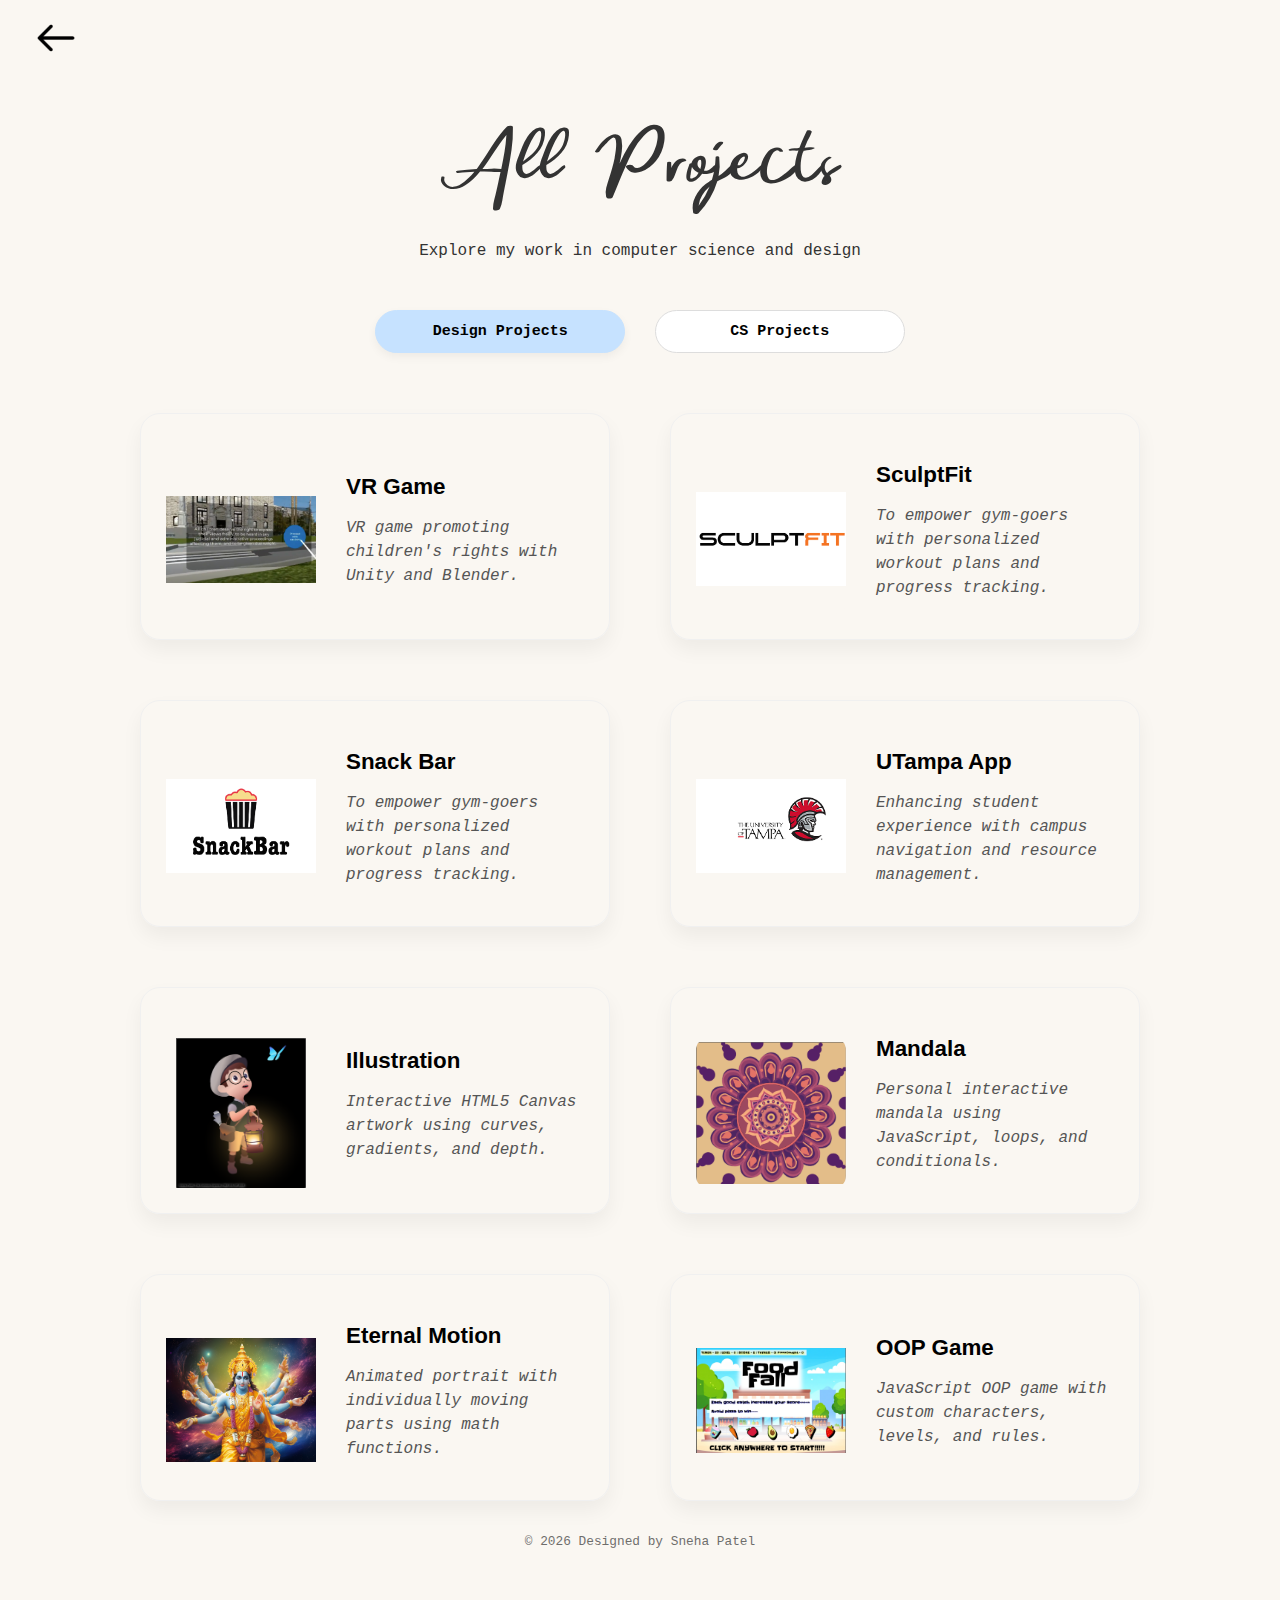
<file: cs_design_projects.html>
<!DOCTYPE html>
<html lang="en">
<head>
    <meta charset="UTF-8">
    <meta name="viewport" content="width=device-width, initial-scale=1.0">
    <link rel="stylesheet" href="cs_design_projects.css">
    <title>All Projects</title>
    <script type="text/javascript">
        (function(c,l,a,r,i,t,y){
            c[a]=c[a]||function(){(c[a].q=c[a].q||[]).push(arguments)};
            t=l.createElement(r);t.async=1;t.src="https://www.clarity.ms/tag/"+i;
            y=l.getElementsByTagName(r)[0];y.parentNode.insertBefore(t,y);
        })(window, document, "clarity", "script", "vc67hzelws");
    </script>
</head>
<body>
    <a href="index.html#projects" class="back-button"></a>
    <div class="portfolio-container">
        <header>
            <h1>All Projects</h1>
            <p class="subtitle">Explore my work in computer science and design</p>
            
            <div class="filter-buttons">
                <button class="btn active" id="btn-design">Design Projects</button>
                <button class="btn" id="btn-cs">CS Projects</button>
                
            </div>
        </header>
    
        <main class="project-grid">
        </main>
    </div>
    </div>
    <script src="cs_design_projects.js"></script>

    <footer>
        <p>© 2026 Designed by Sneha Patel</p>
    </footer>
    
</body>
</html>
</file>
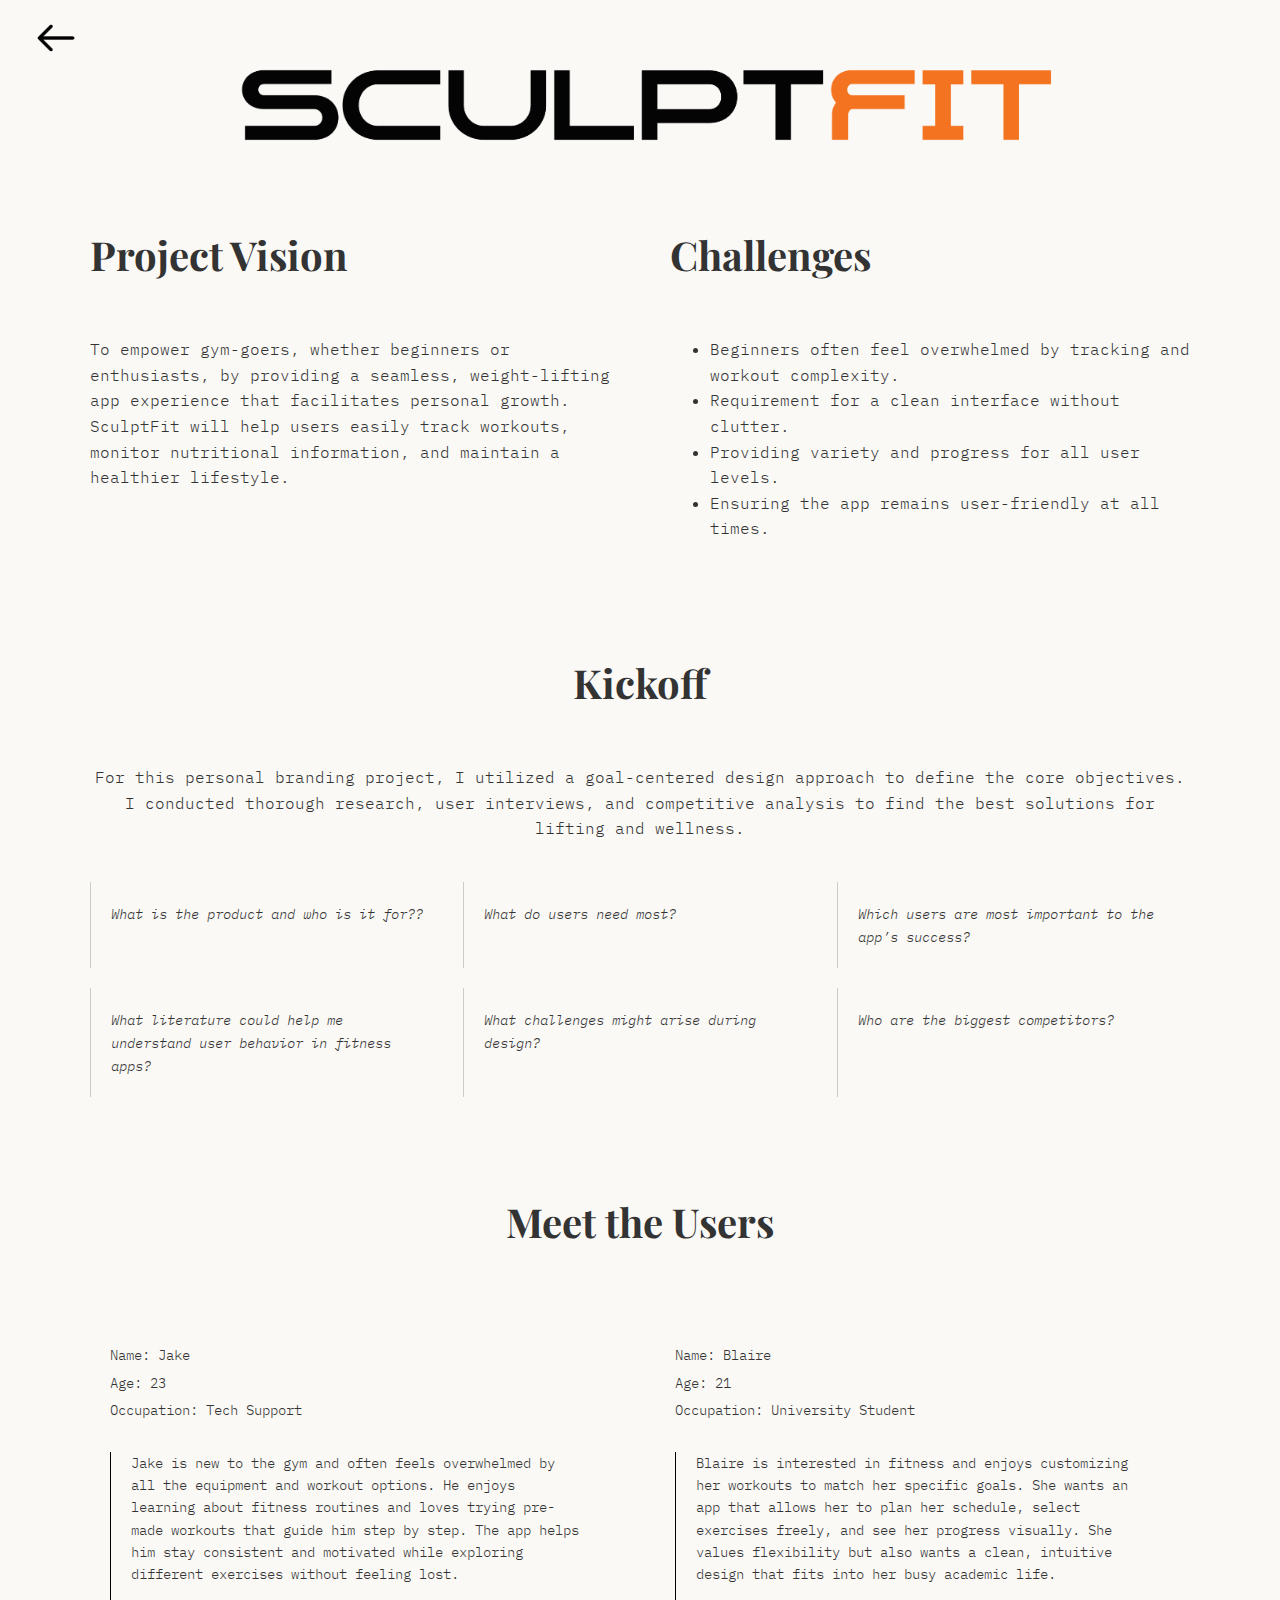
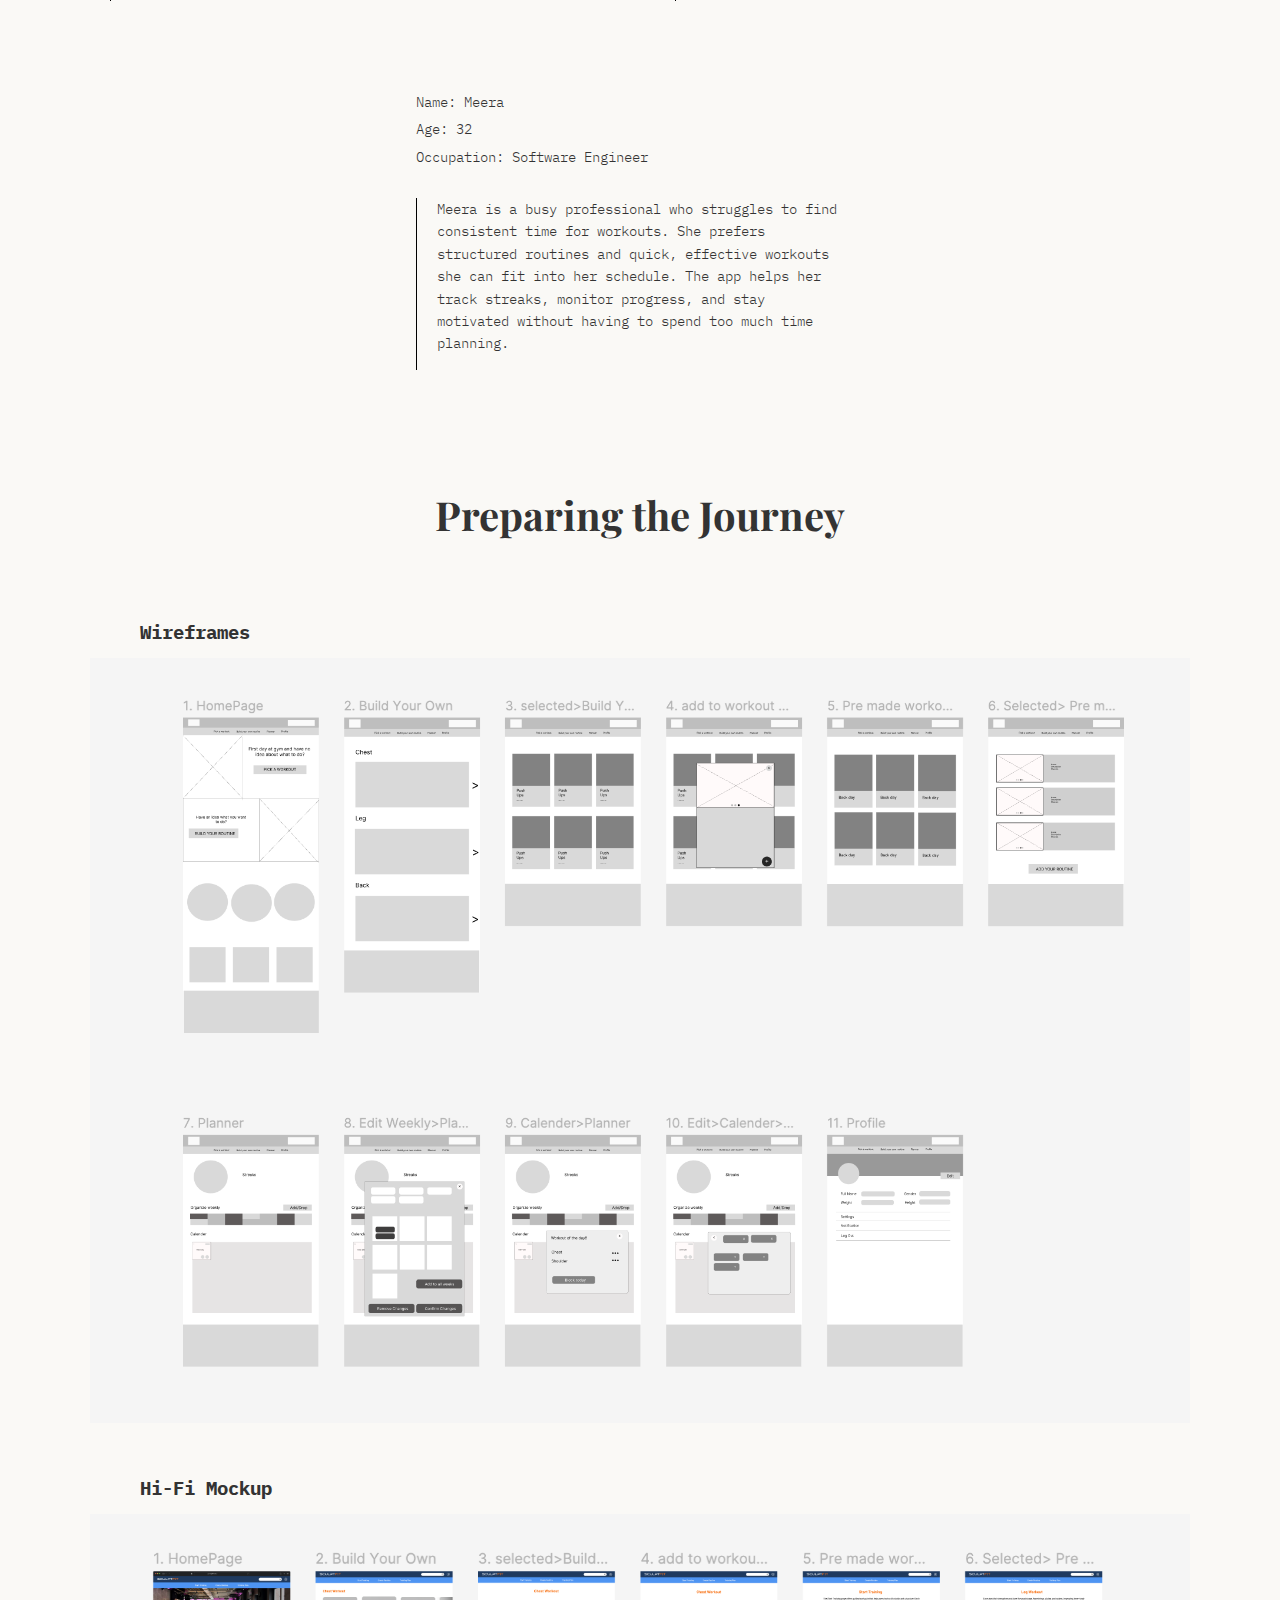
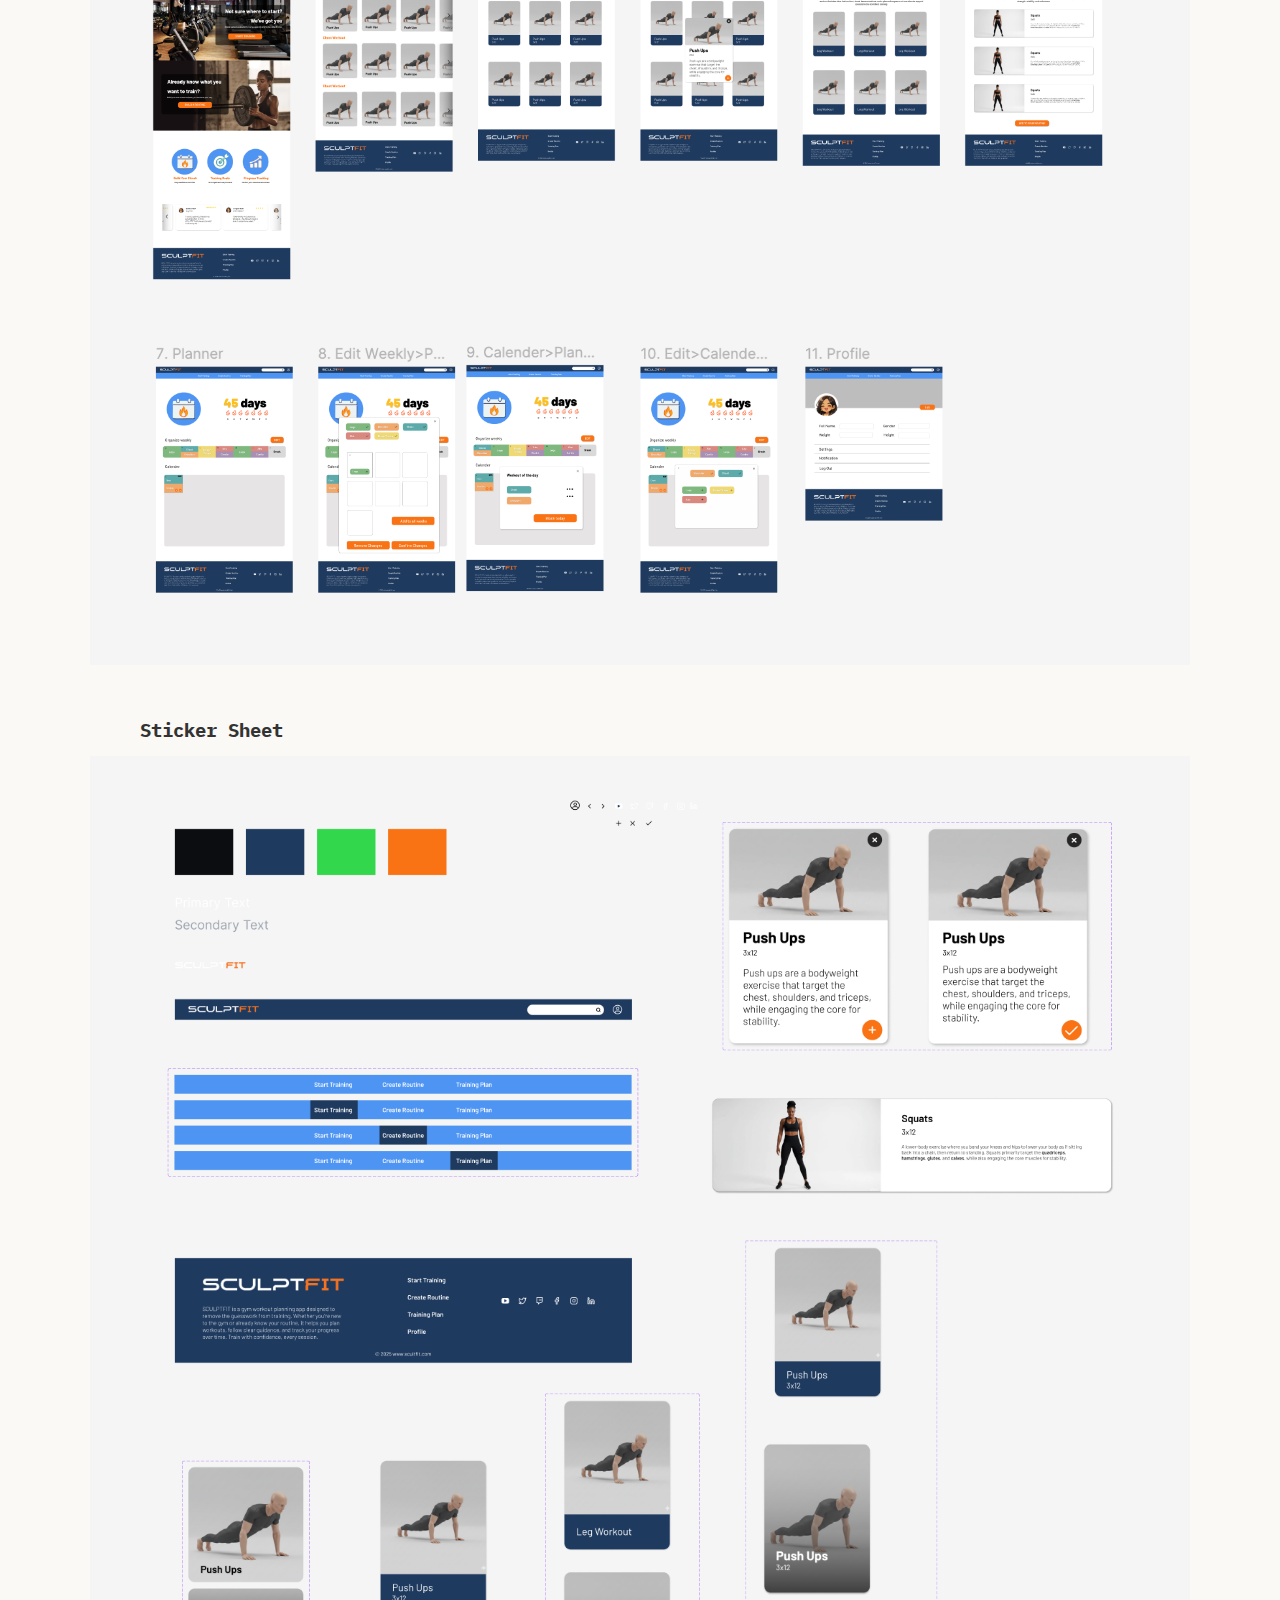
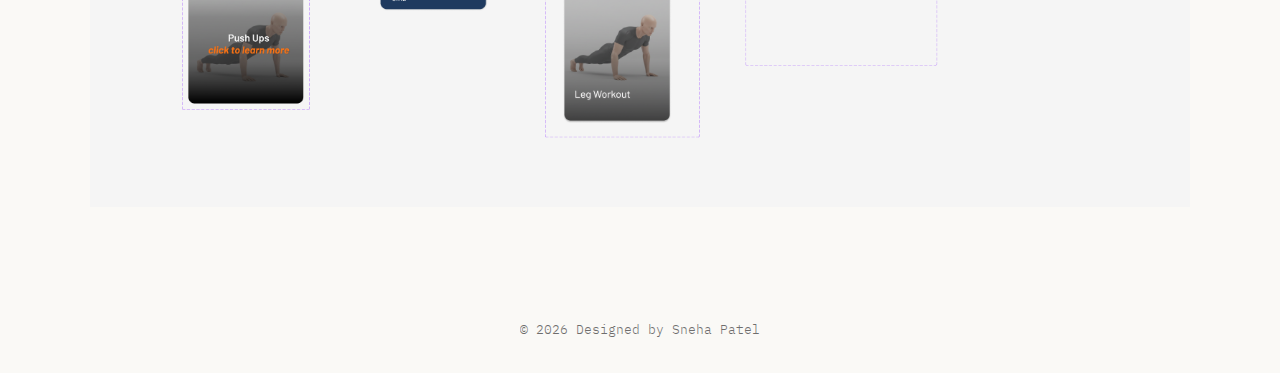
<file: sculptfit.html>
<!DOCTYPE html>
<html lang="en">
<head>
    <meta charset="UTF-8">
    <meta name="viewport" content="width=device-width, initial-scale=1.0">
    <title>SculptFit Case Study</title>
    <link rel="stylesheet" href="projects_style.css">
    <link href="https://fonts.googleapis.com/css2?family=Playfair+Display:ital,wght@0,400..900;1,400..900&display=swap" rel="stylesheet">
    <link href="https://fonts.googleapis.com/css2?family=IBM+Plex+Mono:ital,wght@0,100;0,200;0,300;0,400;0,500;0,600;0,700;1,100;1,200;1,300;1,400;1,500;1,600;1,700&display=swap" rel="stylesheet">
</head>
<body>
    <a href="index.html#projects" class="back-button"></a>

    <header class="container main-header_1">
    </header>

    <main class="container">
        <section class="grid-2-col section-padding">
            <div>
                <h2 class="serif-title">Project Vision</h2>
                <p>To empower gym-goers, whether beginners or enthusiasts, by providing a seamless, weight-lifting app experience that facilitates personal growth. SculptFit will help users easily track workouts, monitor nutritional information, and maintain a healthier lifestyle.</p>
            </div>
            <div>
                <h2 class="serif-title">Challenges</h2>
                <ul class="styled-list">
                    <li>Beginners often feel overwhelmed by tracking and workout complexity.</li>
                    <li>Requirement for a clean interface without clutter.</li>
                    <li>Providing variety and progress for all user levels.</li>
                    <li>Ensuring the app remains user-friendly at all times.</li>
                </ul>
            </div>
        </section>

        <section class="section-padding text-center">
            <h2 class="serif-title">Kickoff</h2>
            <div class="kickoff-intro">
                <p>For this personal branding project, I utilized a goal-centered design approach to define the core objectives. I conducted thorough research, user interviews, and competitive analysis to find the best solutions for lifting and wellness.</p>
            </div>
            <div class="grid-kickoff">
                <div class="kickoff-card">What is the product and who is it for??</div>
                <div class="kickoff-card">What do users need most?</div>
                <div class="kickoff-card">Which users are most important to the app’s success?</div>
                <div class="kickoff-card">What literature could help me understand user behavior in fitness apps?</div>
                <div class="kickoff-card">What challenges might arise during design?</div>
                <div class="kickoff-card">Who are the biggest competitors?</div>
            </div>
        </section>

        <section class="section-padding">
            <h2 class="serif-title text-center">Meet the Users</h2>
            <div class="grid-3-col user-profiles">
                <div class="user-card">
                    <div class="user-info-block">
                        <p>Name: Jake</p>
                        <p>Age: 23</p>
                        <p>Occupation: Tech Support</p>
                    </div>
                    <div class="user-description-block">
                        <p>Jake is new to the gym and often feels overwhelmed by all the equipment and workout options. He enjoys learning about fitness routines and loves trying pre-made workouts that guide him step by step. The app helps him stay consistent and motivated while exploring different exercises without feeling lost.</p>
                    </div>
                </div>
                <div class="user-card">
                    <div class="user-info-block">
                        <p>Name: Blaire</p>
                        <p>Age: 21</p>
                        <p>Occupation: University Student</p>
                    </div>
                    <div class="user-description-block">
                        <p>Blaire is interested in fitness and enjoys customizing her workouts to match her specific goals. She wants an app that allows her to plan her schedule, select exercises freely, and see her progress visually. She values flexibility but also wants a clean, intuitive design that fits into her busy academic life.</p>
                    </div>
                </div>
                <div class="user-card">
                    <div class="user-info-block">
                        <p>Name: Meera</p>
                        <p>Age: 32</p>
                        <p>Occupation: Software Engineer</p>
                    </div>
                    <div class="user-description-block">
                        <p>Meera is a busy professional who struggles to find consistent time for workouts. She prefers structured routines and quick, effective workouts she can fit into her schedule. The app helps her track streaks, monitor progress, and stay motivated without having to spend too much time planning.</p>
                    </div>
                </div>
        </section>
        
        <section class="section-padding">
            <h2 class="serif-title text-center">Preparing the Journey</h2>
            
            <div class="image-section">
                <h3 class="mono-subtitle">Wireframes</h3>
                <div class="image-container">
                    <div class="image-placeholder">
                        <img src="images_1/wireframe_1.png" alt="Wireframes Grid" class="content-img main-img">
                    </div>
                </div>
            </div>
        
            <div class="image-section">
                <h3 class="mono-subtitle">Hi-Fi Mockup</h3>
                <div class="image-container">
                    <div class="image-placeholder">
                        <img src="images_1/hi-fi_prototype_1.png" alt="Hi-Fi Mockups" class="content-img main-img">
                    </div>
                    
                </div>
            </div>

            <div class="image-section">
                <h3 class="mono-subtitle">Sticker Sheet</h3>
                <div class="image-container">
                    <div class="image-placeholder">
                        <img src="images_1/sticker_sheet_1.png" alt="Sticker Sheet" class="content-img main-img">
                    </div>
                    
                </div>
            </div>
        </section>
    </main>

    <footer>
        <p>© 2026 Designed by Sneha Patel</p>
    </footer>

</body>
</html>
</file>
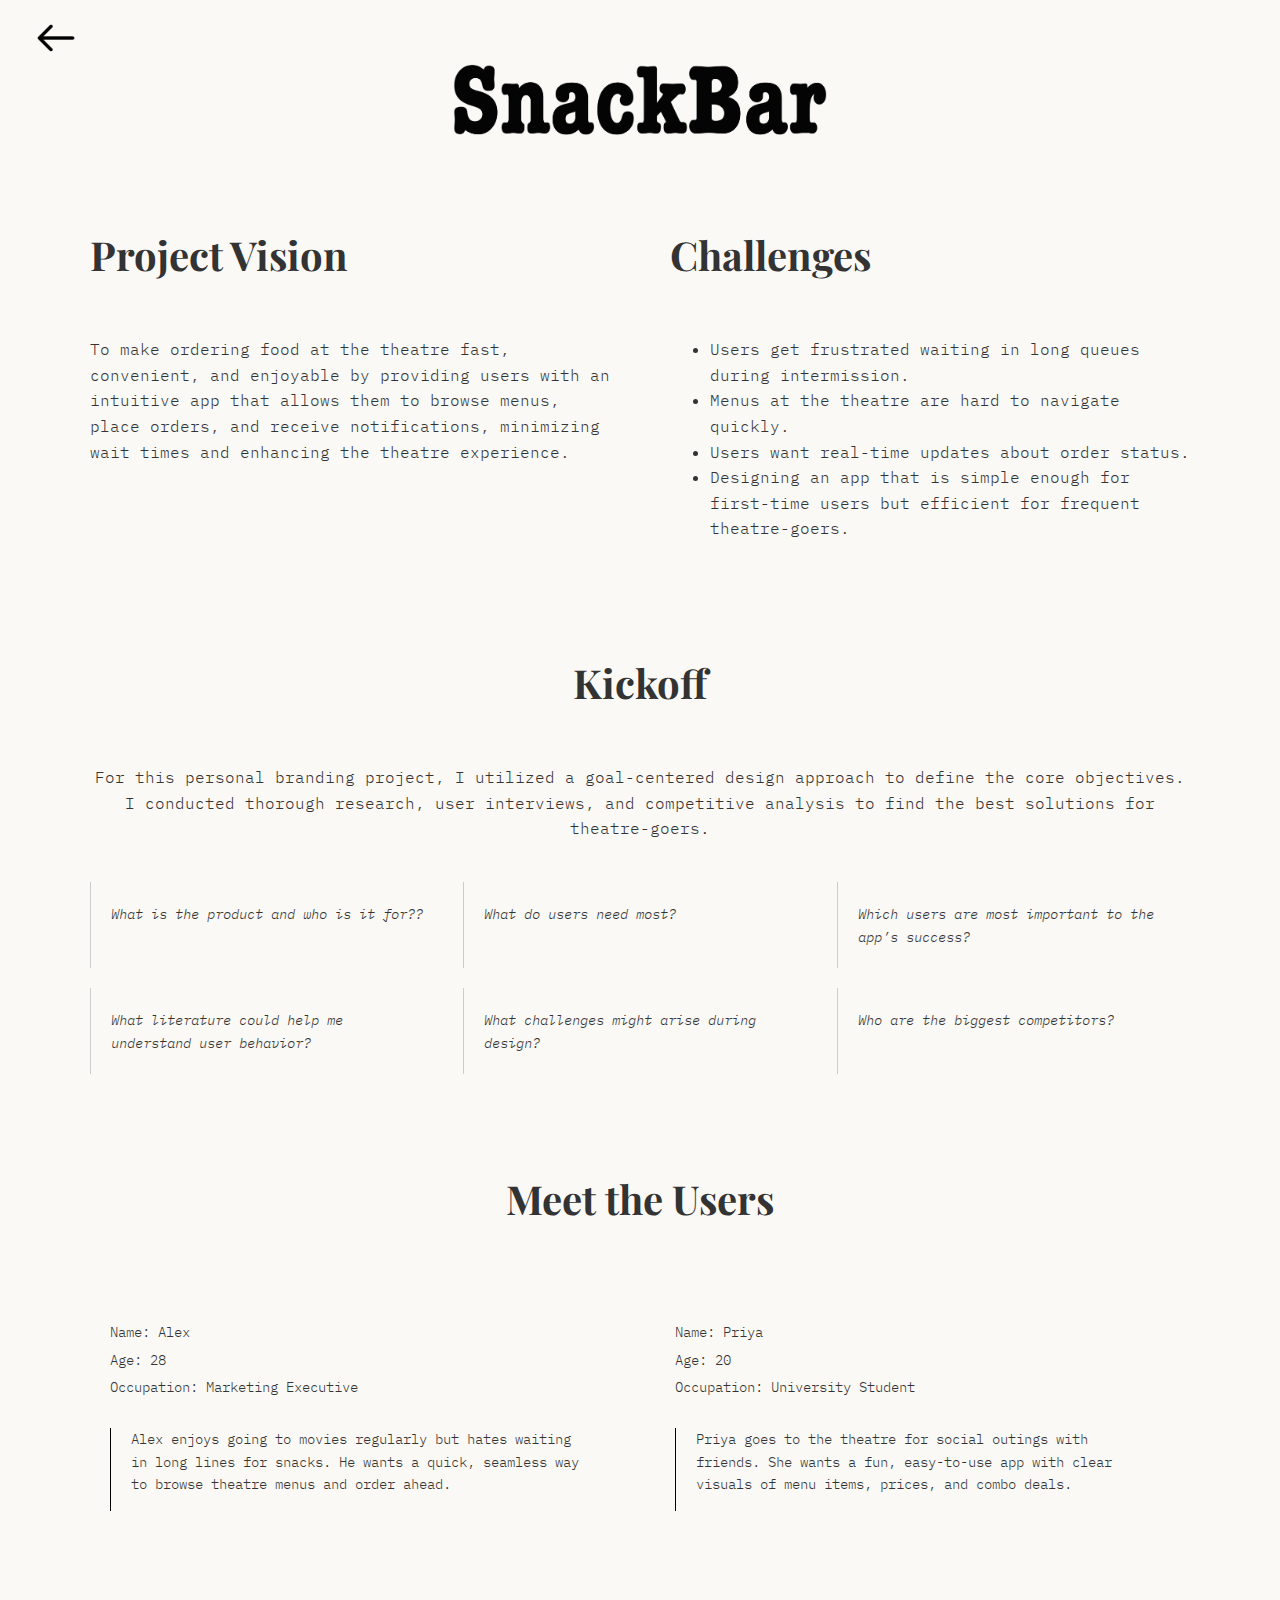
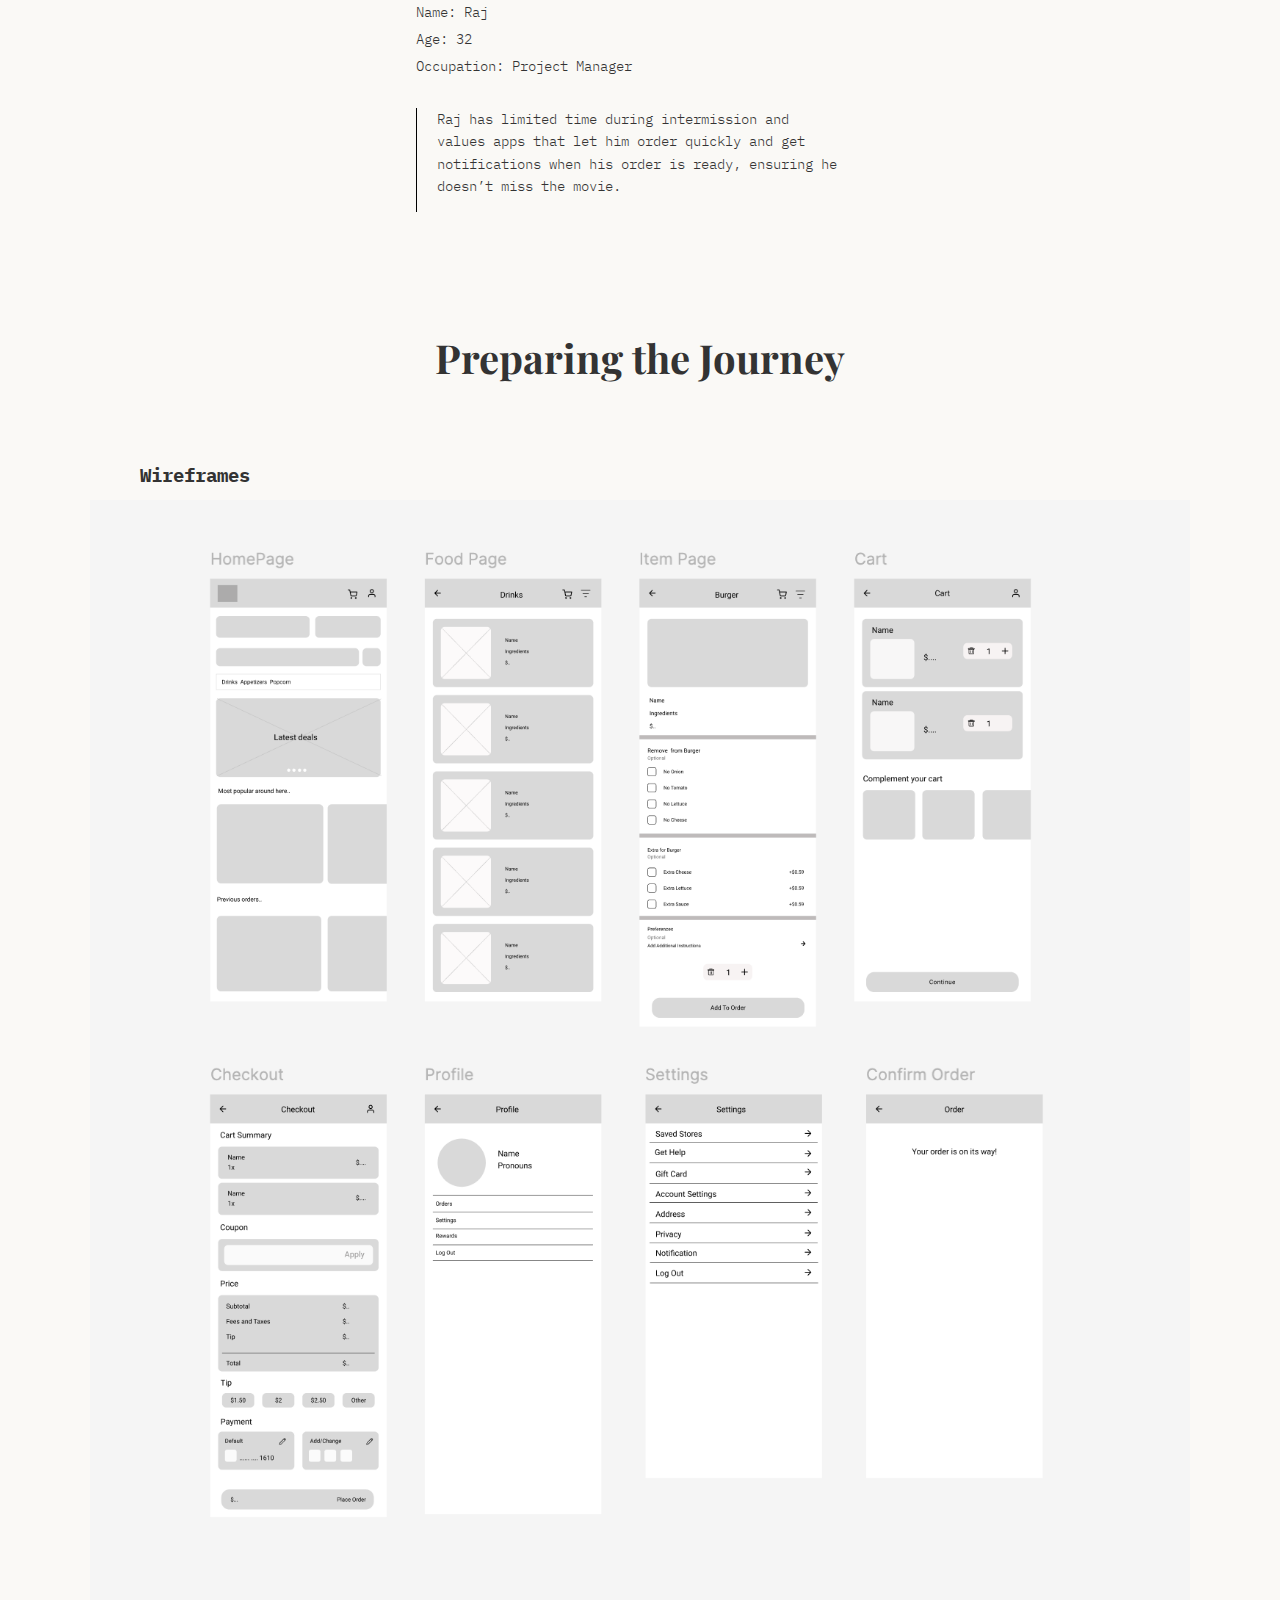
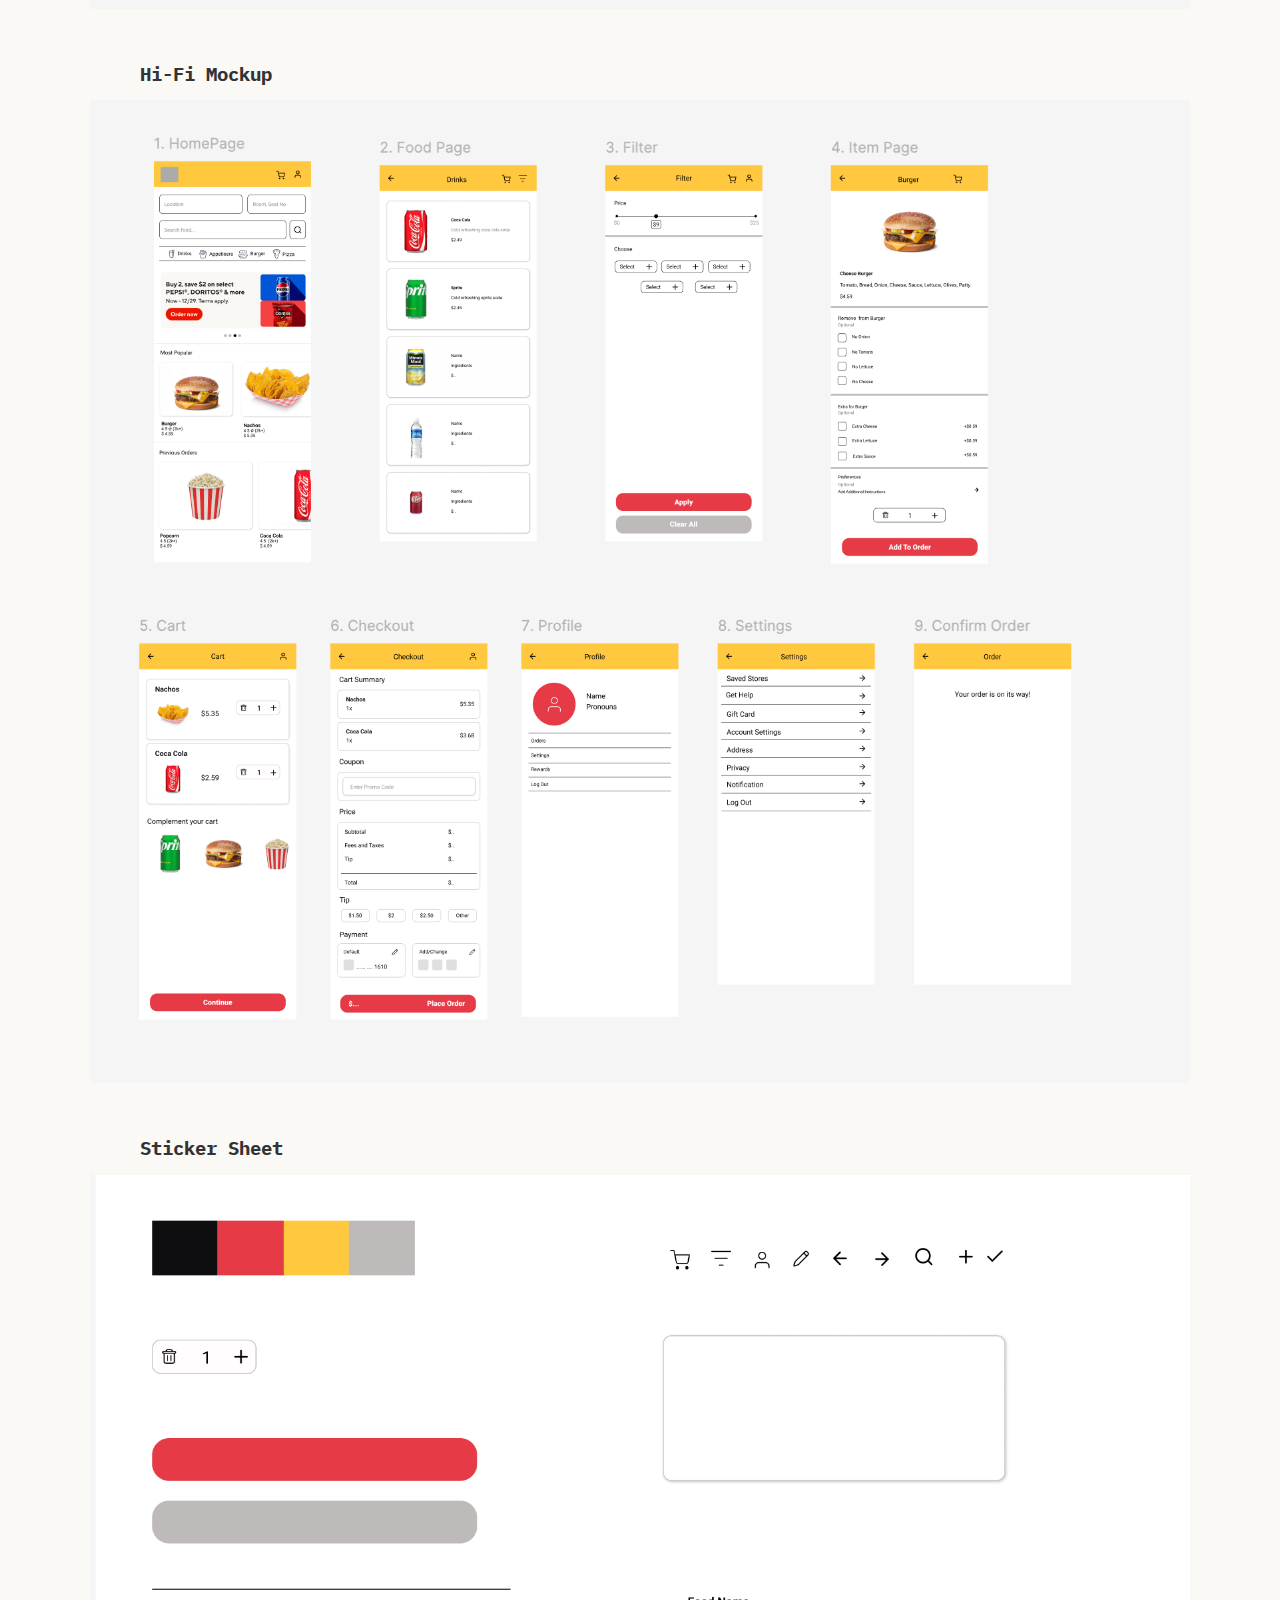
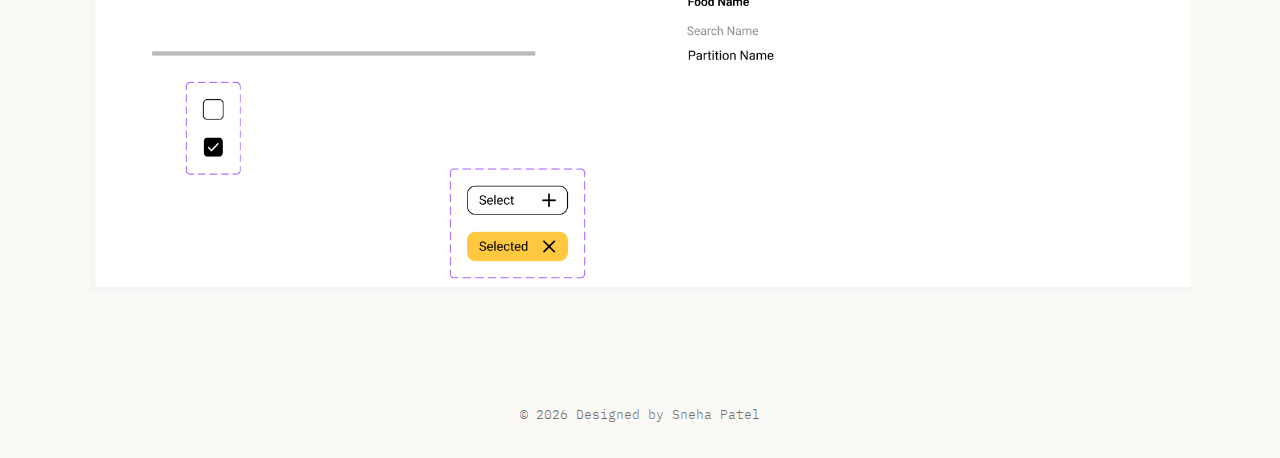
<file: snackbar.html>
<!DOCTYPE html>
<html lang="en">
<head>
    <meta charset="UTF-8">
    <meta name="viewport" content="width=device-width, initial-scale=1.0">
    <title>SnackBar Case Study</title>
    <link rel="stylesheet" href="projects_style.css">
    <link href="https://fonts.googleapis.com/css2?family=Playfair+Display:ital,wght@0,400..900;1,400..900&display=swap" rel="stylesheet">
    <link href="https://fonts.googleapis.com/css2?family=IBM+Plex+Mono:ital,wght@0,100;0,200;0,300;0,400;0,500;0,600;0,700;1,100;1,200;1,300;1,400;1,500;1,600;1,700&display=swap" rel="stylesheet">
    <script type="text/javascript">
        (function(c,l,a,r,i,t,y){
            c[a]=c[a]||function(){(c[a].q=c[a].q||[]).push(arguments)};
            t=l.createElement(r);t.async=1;t.src="https://www.clarity.ms/tag/"+i;
            y=l.getElementsByTagName(r)[0];y.parentNode.insertBefore(t,y);
        })(window, document, "clarity", "script", "vc67hzelws");
    </script>
</head>
<body>
    <a href="index.html#projects" class="back-button"></a>

    <header class="container main-header_2">
    </header>

    <main class="container">
        <section class="grid-2-col section-padding">
            <div>
                <h2 class="serif-title">Project Vision</h2>
                <p>To make ordering food at the theatre fast, convenient, and enjoyable by providing users with an intuitive app that allows them to browse menus, place orders, and receive notifications, minimizing wait times and enhancing the theatre experience. </p>
            </div>
            <div>
                <h2 class="serif-title">Challenges</h2>
                <ul class="styled-list">
                    <li>Users get frustrated waiting in long queues during intermission.</li>
                    <li>Menus at the theatre are hard to navigate quickly.</li>
                    <li>Users want real-time updates about order status.</li>
                    <li>Designing an app that is simple enough for first-time users but efficient for frequent theatre-goers.</li>
                </ul>
            </div>
        </section>

        <section class="section-padding text-center">
            <h2 class="serif-title">Kickoff</h2>
            <div class="kickoff-intro">
                <p>For this personal branding project, I utilized a goal-centered design approach to define the core objectives. I conducted thorough research, user interviews, and competitive analysis to find the best solutions for theatre-goers.</p>
            </div>
            <div class="grid-kickoff">
                <div class="kickoff-card">What is the product and who is it for??</div>
                <div class="kickoff-card">What do users need most?</div>
                <div class="kickoff-card">Which users are most important to the app’s success?</div>
                <div class="kickoff-card">What literature could help me understand user behavior?</div>
                <div class="kickoff-card">What challenges might arise during design?</div>
                <div class="kickoff-card">Who are the biggest competitors?</div>
            </div>
        </section>

        <section class="section-padding">
            <h2 class="serif-title text-center">Meet the Users</h2>
            <div class="grid-3-col user-profiles">
                <div class="user-card">
                    <div class="user-info-block">
                        <p>Name: Alex</p>
                        <p>Age: 28</p>
                        <p>Occupation: Marketing Executive</p>
                    </div>
                    <div class="user-description-block">
                        <p>Alex enjoys going to movies regularly but hates waiting in long lines for snacks. He wants a quick, seamless way to browse theatre menus and order ahead.</p>
                    </div>
                </div>
                <div class="user-card">
                    <div class="user-info-block">
                        <p>Name: Priya</p>
                        <p>Age: 20</p>
                        <p>Occupation: University Student</p>
                    </div>
                    <div class="user-description-block">
                        <p>Priya goes to the theatre for social outings with friends. She wants a fun, easy-to-use app with clear visuals of menu items, prices, and combo deals.</p>
                    </div>
                </div>
                <div class="user-card">
                    <div class="user-info-block">
                        <p>Name: Raj</p>
                        <p>Age: 32</p>
                        <p>Occupation: Project Manager</p>
                    </div>
                    <div class="user-description-block">
                        <p>Raj has limited time during intermission and values apps that let him order quickly and get notifications when his order is ready, ensuring he doesn’t miss the movie.</p>
                    </div>
                </div>
        </section>
        
        <section class="section-padding">
            <h2 class="serif-title text-center">Preparing the Journey</h2>
            
            <div class="image-section">
                <h3 class="mono-subtitle">Wireframes</h3>
                <div class="image-container">
                    <div class="image-placeholder">
                        <img src="images_1/snackbar_wireframe.png" alt="Wireframes Grid" class="content-img main-img">
                    </div>
                </div>
            </div>
        
            <div class="image-section">
                <h3 class="mono-subtitle">Hi-Fi Mockup</h3>
                <div class="image-container">
                    <div class="image-placeholder">
                        <img src="images_1/snackbar_prototype.png" alt="Hi-Fi Mockups" class="content-img main-img">
                    </div>
                    
                </div>
            </div>

            <div class="image-section">
                <h3 class="mono-subtitle">Sticker Sheet</h3>
                <div class="image-container">
                    <div class="image-placeholder">
                        <img src="images_1/snackbar_stickersheet.png" alt="Sticker Sheet" class="content-img main-img">
                    </div>
                    
                </div>
            </div>
        </section>
    </main>

    <footer>
        <p>© 2026 Designed by Sneha Patel</p>
    </footer>

</body>
</html>
</file>
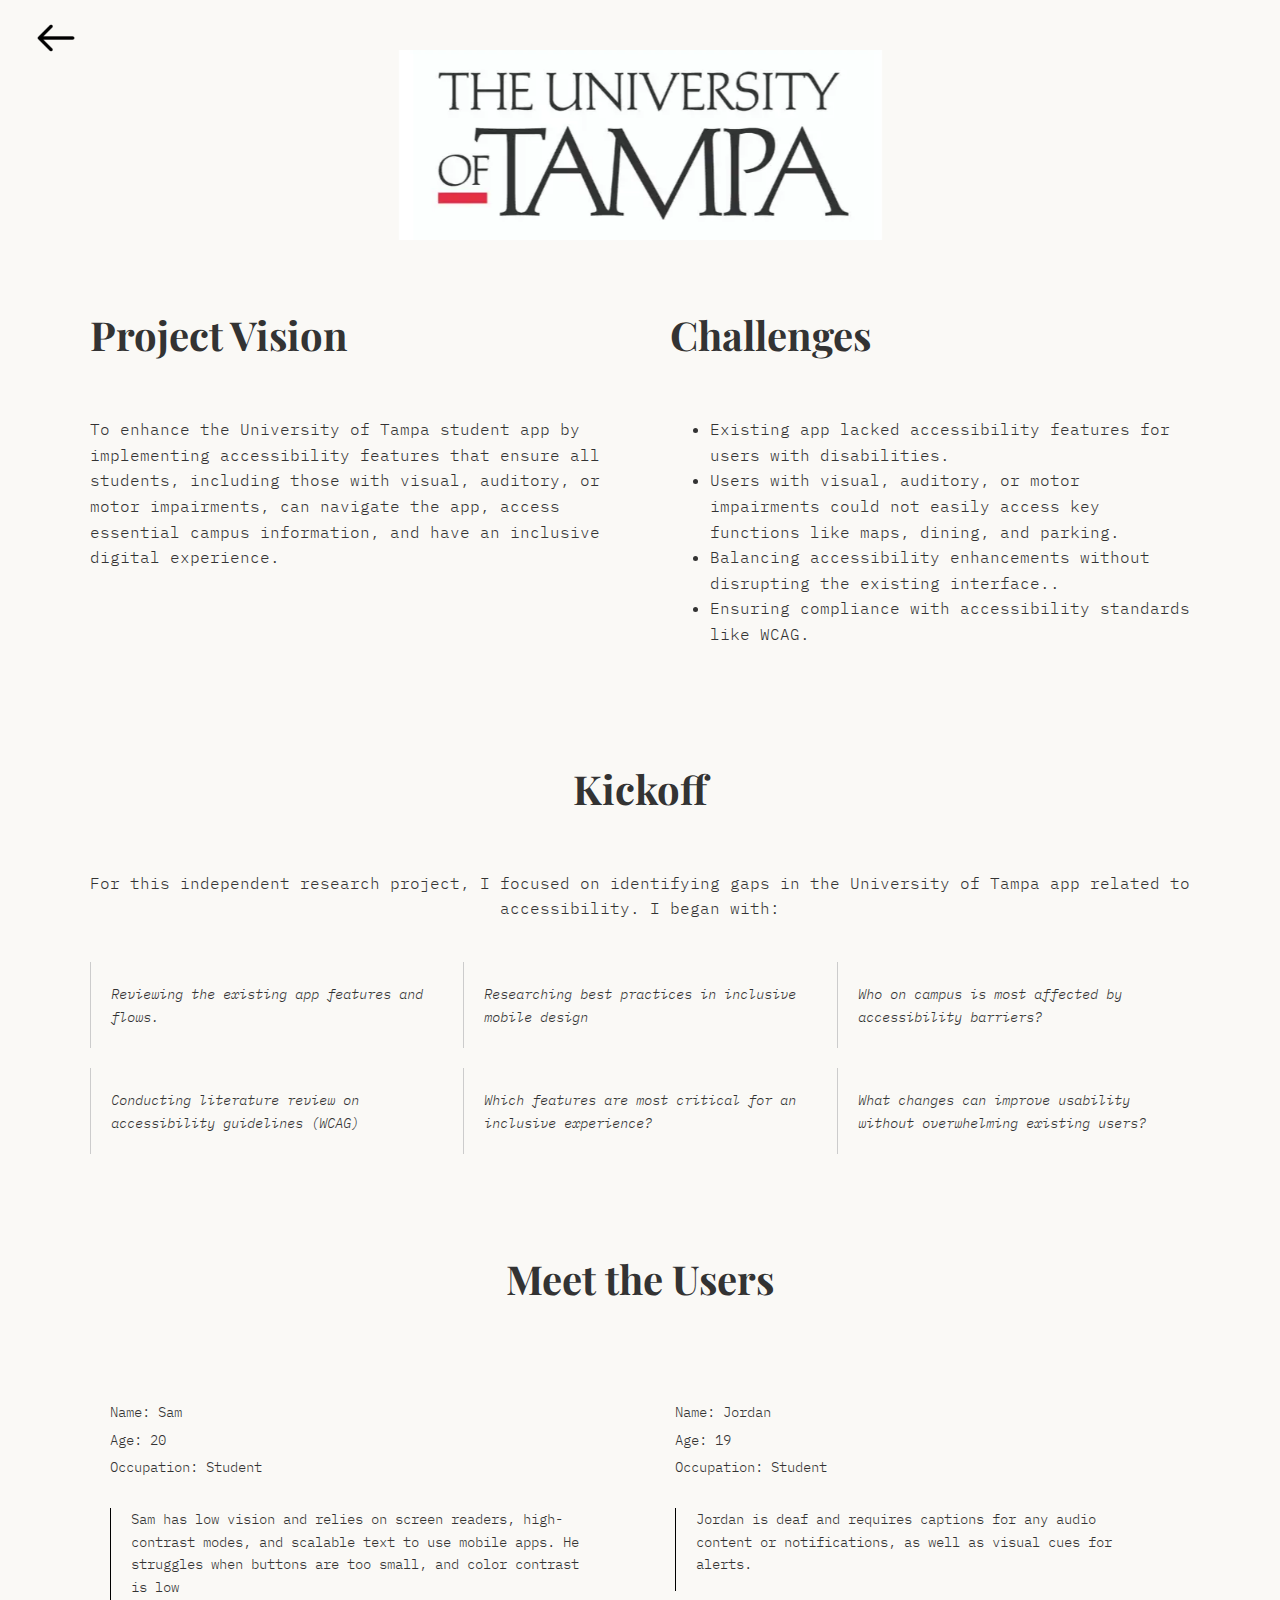
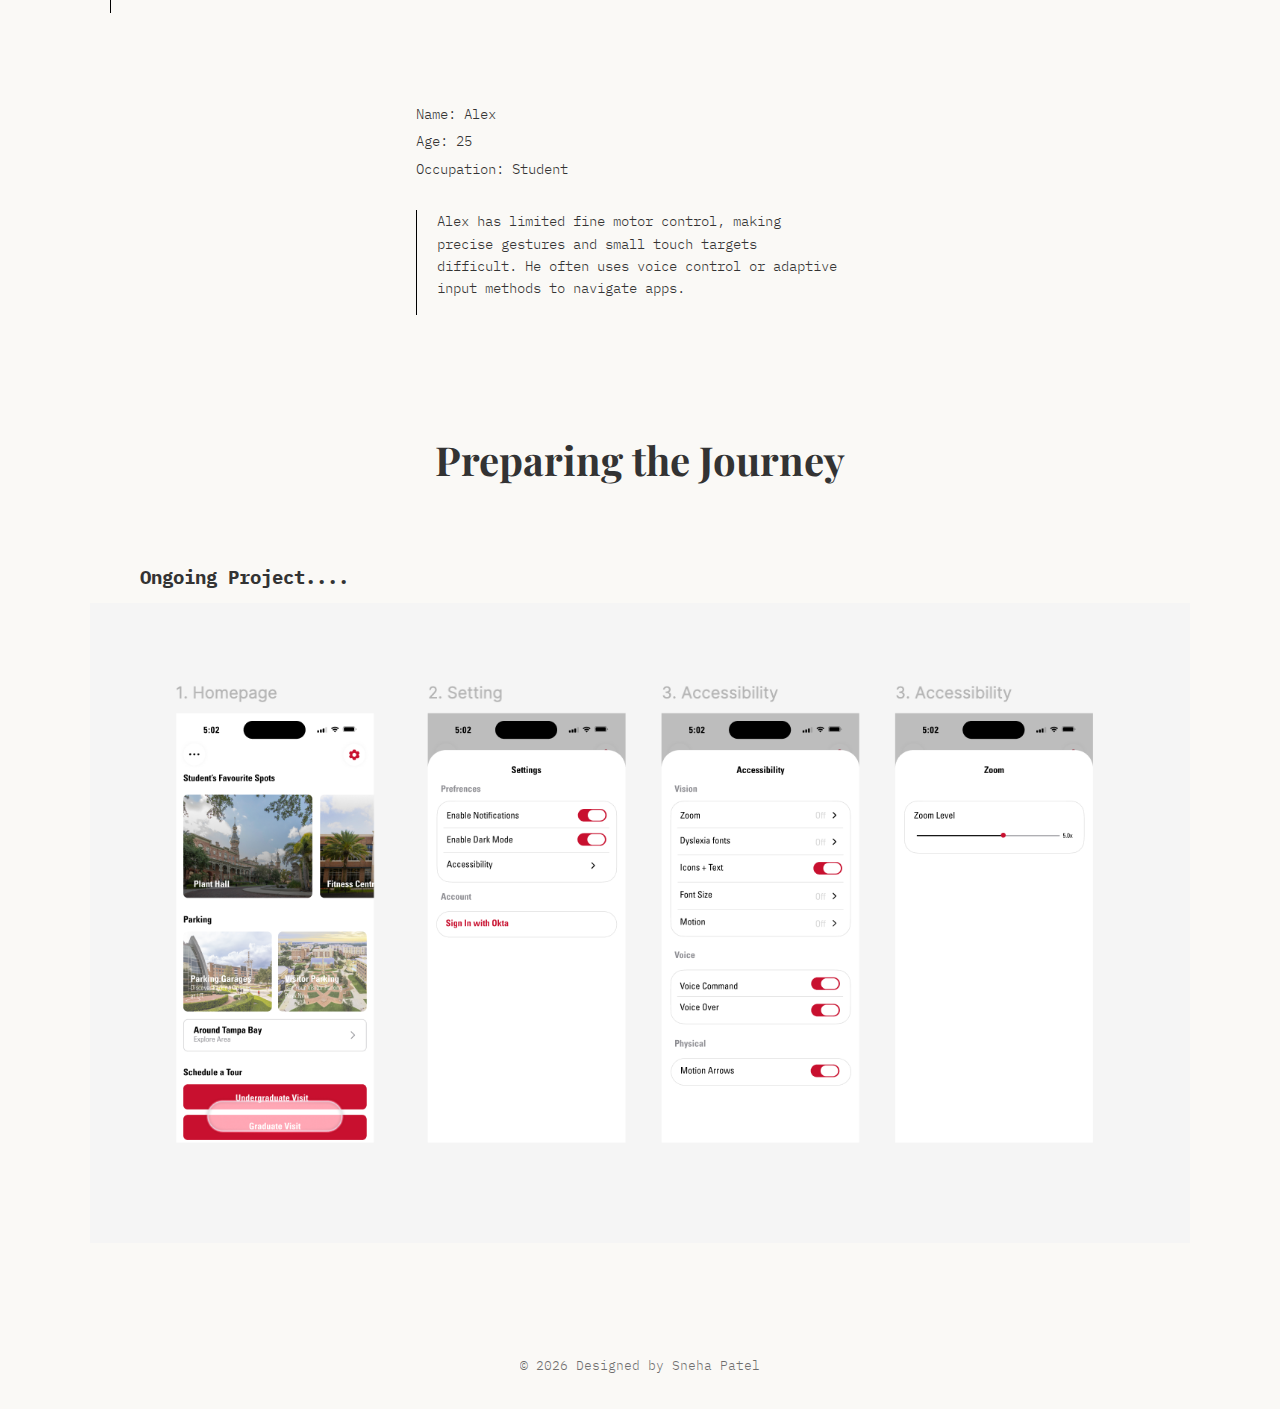
<file: Utampa_app.html>
<!DOCTYPE html>
<html lang="en">
<head>
    <meta charset="UTF-8">
    <meta name="viewport" content="width=device-width, initial-scale=1.0">
    <title>SculptFit Case Study</title>
    <link rel="stylesheet" href="projects_style.css">
    <link href="https://fonts.googleapis.com/css2?family=Playfair+Display:ital,wght@0,400..900;1,400..900&display=swap" rel="stylesheet">
    <link href="https://fonts.googleapis.com/css2?family=IBM+Plex+Mono:ital,wght@0,100;0,200;0,300;0,400;0,500;0,600;0,700;1,100;1,200;1,300;1,400;1,500;1,600;1,700&display=swap" rel="stylesheet">
</head>
<body>
    <a href="index.html#projects" class="back-button"></a>

    <header class="container main-header_3">
    </header>

    <main class="container">
        <section class="grid-2-col section-padding">
            <div>
                <h2 class="serif-title">Project Vision</h2>
                <p>To enhance the University of Tampa student app by implementing accessibility features that ensure all students, including those with visual, auditory, or motor impairments, can navigate the app, access essential campus information, and have an inclusive digital experience.</p>
            </div>
            <div>
                <h2 class="serif-title">Challenges</h2>
                <ul class="styled-list">
                    <li>Existing app lacked accessibility features for users with disabilities.</li>
                    <li>Users with visual, auditory, or motor impairments could not easily access key functions like maps, dining, and parking.</li>
                    <li>Balancing accessibility enhancements without disrupting the existing interface..</li>
                    <li>Ensuring compliance with accessibility standards like WCAG.</li>
                </ul>
            </div>
        </section>

        <section class="section-padding text-center">
            <h2 class="serif-title">Kickoff</h2>
            <div class="kickoff-intro">
                <p>For this independent research project, I focused on identifying gaps in the University of Tampa app related to accessibility. I began with:</p>
            </div>
            <div class="grid-kickoff">
                <div class="kickoff-card">Reviewing the existing app features and flows.</div>
                <div class="kickoff-card">Researching best practices in inclusive mobile design</div>
                <div class="kickoff-card">Who on campus is most affected by accessibility barriers?</div>
                <div class="kickoff-card">Conducting literature review on accessibility guidelines (WCAG)</div>
                <div class="kickoff-card">Which features are most critical for an inclusive experience?</div>
                <div class="kickoff-card">What changes can improve usability without overwhelming existing users?</div>
            </div>
        </section>

        <section class="section-padding">
            <h2 class="serif-title text-center">Meet the Users</h2>
            <div class="grid-3-col user-profiles">
                <div class="user-card">
                    <div class="user-info-block">
                        <p>Name: Sam</p>
                        <p>Age: 20</p>
                        <p>Occupation: Student</p>
                    </div>
                    <div class="user-description-block">
                        <p>Sam has low vision and relies on screen readers, high-contrast modes, and scalable text to use mobile apps. He struggles when buttons are too small, and color contrast is low</p>
                    </div>
                </div>
                <div class="user-card">
                    <div class="user-info-block">
                        <p>Name: Jordan</p>
                        <p>Age: 19</p>
                        <p>Occupation: Student</p>
                    </div>
                    <div class="user-description-block">
                        <p>Jordan is deaf and requires captions for any audio content or notifications, as well as visual cues for alerts.</p>
                    </div>
                </div>
                <div class="user-card">
                    <div class="user-info-block">
                        <p>Name: Alex</p>
                        <p>Age: 25</p>
                        <p>Occupation: Student</p>
                    </div>
                    <div class="user-description-block">
                        <p>Alex has limited fine motor control, making precise gestures and small touch targets difficult. He often uses voice control or adaptive input methods to navigate apps.</p>
                    </div>
                </div>
        </section>
        
        <section class="section-padding">
            <h2 class="serif-title text-center">Preparing the Journey</h2>
            
            <div class="image-section">
                <h3 class="mono-subtitle">Ongoing Project....</h3>
                <div class="image-container">
                    <div class="image-placeholder">
                        <img src="images_1/Utampa_app_prototype.png" alt="Prototype" class="content-img main-img">
                    </div>
                </div>
            </div>
        </section>
    </main>

    <footer>
        <p>© 2026 Designed by Sneha Patel</p>
    </footer>

</body>
</html>
</file>
<file: cs_design_projects.css>
body {
    background-color: #FAF7F2; /* Soft cream background */
    font-family: 'Inter', sans-serif;  /* Serif font for headings */
    color: #333;
    margin: 0;
    padding: 40px 20px;
}

@font-face {
    font-family: "Historia Sky";
    src:
      url("historia_sky/HistoriaSky.woff2") format("woff2"),
      url("historia_sky/HistoriaSky.woff") format("woff"),
      url("historia_sky/Historia_Sky.ttf") format("truetype");
    font-display: swap;
  }
  * {
    cursor: url("images_1/cursor.png") , auto;
  }

.portfolio-container {
    max-width: 1000px;
    margin: 0 auto;
    text-align: center;
}

/* Header & Navigation */
.back-button {
    background-image: url('images_1/back.png');
    background-size: contain;
    background-repeat: no-repeat;
    background-position: center;
    position: fixed;
    width: 20px;
    height: 20px;
    padding: 10px 20px;
    top: 2%;
    z-index: 5;
    left: 2%;
}

h1 {
    font-family: "Historia Sky", serif;
    font-size: 105px;
    font-weight: 400;
    margin-bottom: 10px;
}

.subtitle {
    font-family: "IBM Plex Mono", monospace;
    font-weight: 300;
    font-style: normal;
    margin-bottom: 40px;
}

/* Filter Buttons */
.filter-buttons {
    margin-bottom: 50px;
    font-family: "IBM Plex Mono", monospace;
}

.btn {
    background: white;
    border: 1px solid #ddd;
    width: 250px;
    padding: 12px 20px;
    margin: 10px 10px;
    border-radius: 30px;
    cursor: pointer;
    transition: 0.3s;
    font-family: "IBM Plex Mono", monospace;
    font-size: 15px;
    font-weight: bolder;
    color: black;              /* ADD THIS */
}
button.btn {
    color: black !important;
}


.btn.active {
    background-color: #C6E2FF; /* Light blue from Figma */
    border-color: #C6E2FF;
    box-shadow: 0 4px 10px rgba(0,0,0,0.05);
}
.card-layout {
    display: flex;
    align-items: center;
    gap: 30px; /* Space between image and text */
}

/* Style for the project image */
.project-image {
    width: 150px; /* Adjust size to match your mockup */
    height: 150px;
    object-fit: contain; /* Prevents stretching */
    border-radius: 12px;
    background-color: #FAF7F2; /* Gray placeholder if image is missing */
}
.project-image img{
    border-radius: 10px;
}
.card-content {
    position: relative;
    z-index: 3; /* text + image always above icons */
}

/* Ensure text container takes up remaining space */
.project-text {
    flex: 1;
    max-width: 420px;
    text-align: left;
}

/* Project Grid */
.project-grid {
    display: grid;
    grid-template-columns: repeat(auto-fit, minmax(450px, 1fr));
    gap: 60px;
}

.project-card {
    position: relative;
    display: flex;
    padding-right: 25px;
    padding-left: 25px;
    padding-top: 25px;
    border-radius: 20px;
    align-items: center;
    text-align: left;
    box-shadow: 0 10px 20px rgba(0,0,0,0.05);
    border: 1px solid #f0f0f0;
    z-index: 2;
    transition: transform 0.3s ease;
    overflow: hidden;
    min-height: 200px;
}


.project-card h2 {
    font-size: 1.4rem;
    margin-top: 0;
    margin-bottom: 15px;
    z-index: 1;
}

.project-card p {
    font-family: 'Courier New', Courier, monospace; /* Monospace for descriptions */
    color: #555;
    line-height: 1.5;
    font-style: italic;
    z-index: 1;
}


/* Responsive adjustments */
@media (max-width: 900px) {
    .project-grid {
        grid-template-columns: 1fr;
        gap: 40px;
        margin-left: 30px;
        margin-right: 30px;
    }
    h1 { font-size: 80px; }
}

.project-link {
    text-decoration: none;
    color: black;          /* THIS fixes the blue */
    display: block;
}

.project-link * {
    color: black;          /* forces all child text to inherit */
}

.project-link:hover .project-card {
    box-shadow: 0 4px 12px rgba(0, 0, 0, 0.15);
    transform: translateY(-2px);
}

footer {
    font-family: "IBM Plex Mono", monospace;
    bottom: auto;
    padding: 20px;
    font-size: 0.8rem;
    opacity: 0.7;
    text-align: center;
}
</file>
<file: projects_style.css>
:root {
    --primary-color: #f26522; /* SculptFit Orange */
    --text-color: #333;
    --bg-color: #faf9f6; /* Off-white background from image */
    --serif-font: 'Playfair Display', serif;
    --sans-font: 'Inter', sans-serif;
}
* {
    cursor: url("images_1/cursor.png") , auto;
  }

html {
    overflow-x: hidden;
}

body {
    font-family: "IBM Plex Mono", monospace;
    font-weight: 300;
    font-style: normal;
    background-color: var(--bg-color);
    color: var(--text-color);
    line-height: 1.6;
    margin: 0;
    padding: 0;
    overflow-x: hidden;
}
.back-button {
    background-image: url('images_1/back.png');
    background-size: contain;
    background-repeat: no-repeat;
    background-position: center;
    position: fixed;
    width: 20px;
    height: 20px;
    padding: 10px 20px;
    top: 2%;
    left: 2%;
}
.container {
    max-width: 1100px;
    margin: 0 auto;
    padding-right:25px;
    padding-left: 25px;
}

.section-padding {
    padding: 30px 0;
}

.text-center { text-align: center; }



/* Header & Logo */
.main-header_1 {
    background-image: url('images_1/black\ logo.png');
    position: relative;
    margin-top: 50px;
    background-size: contain;
    background-repeat: no-repeat;
    background-position: center;
    width: 70%;
    height: 110px;
}
.main-header_2 {
    background-image: url('images_1/snackbar_logo.png');
    position: relative;
    margin-top: 50px;
    background-size: contain;
    background-repeat: no-repeat;
    background-position: center;
    width: 70%;
    height: 110px;
}

.main-header_3 {
    background-image: url('images_1/Utampa_name_logo.png');
    position: relative;
    margin-top: 50px;
    background-size: contain;
    background-repeat: no-repeat;
    background-position: center;
    width: 100%;
    height: 190px;
}

.logo {
    font-size: 3rem;
    letter-spacing: 5px;
    font-weight: 800;
}

.logo span {
    color: var(--primary-color);
}

.education{
    margin-left: 0px;
}

/* Typography */
.serif-title {
    font-family: var(--serif-font);
    font-size: 2.5rem;
    font-weight: 700;
    margin-bottom: 20px;
    padding-bottom: 30px;
}

/* Grids */
.grid-2-col {
    display: grid;
    grid-template-columns: 1fr 1fr;
    gap: 60px;
}

.grid-kickoff {
    display: grid;
    grid-template-columns: repeat(3, 1fr);
    gap: 20px;
    margin-top: 40px;
}

/* Cards */
.project-card {
    background: transparent;
    width: 100%;
    max-width: 400px;
    margin: 0 auto;
    box-sizing: border-box;
}

.kickoff-card {
    border-left: 1px solid #ccc;
    padding: 20px;
    font-size: 0.9rem;
    font-style: italic;
    text-align: left;
}

.user-card {
    background: transparent;
    padding: 20px;
    position: relative;
    display: flex;
    flex-direction: column;
}

.user-info-block {
    padding: 15px 0px;
    width: fit-content;
    align-self: flex-start;
    background: transparent;
}

.user-info-block p {
    margin: 5px 0;
    font-family: "IBM Plex Mono", monospace;
    font-weight: 300;
    font-size: 14px;
    max-width: 448px;
}

.user-description-block {
    border-left: 1px solid #000;
    padding-left: 20px;
    padding-right: 20px;
    padding-top: 0px;
    padding-bottom: 15px;
    margin-top: 10px;
    background: transparent;
}

.user-description-block p {
    margin: 0;
    font-family: "IBM Plex Mono", monospace;
    font-weight: 300;
    font-size: 14px;
    line-height: 1.6;
}

/* NEW GRID FOR 3 USERS */
.grid-3-col {
    display: grid;
    grid-template-columns: repeat(2, 1fr);
    gap: 30px;
    justify-items: start;
}

.grid-3-col .user-card:nth-child(3) {
    grid-column: 1 / -1;
    justify-self: center;
    max-width: 448px;
}

/* SUBTITLE STYLING */
.mono-subtitle {
    font-family: "IBM Plex Mono", monospace;
    font-size: 1.2rem;
    padding-left: 50px;
    margin-top: 40px;
    margin-bottom: 10px;
}

/* IMAGE PLACEHOLDER FIX */
.image-placeholder {
    min-height: 400px;
    display: flex;
    flex-direction: column;
    align-items: center;
    justify-content: center;
    border: none; /* Removed the dashed border for a cleaner look */
    margin-bottom: 50px;
}

.content-img {
    width: 100%;
    height: auto;
    display: block;
}


/* Responsive Fix for 3 Columns */
@media (max-width: 900px) {

    .container {
        padding-left: 15px;
        padding-right: 15px;
    }

    .project-card {
        background: transparent;
        width: 100%;
        max-width: 350px;
        margin: 0 auto;
        box-sizing: border-box;
    }

    .grid-3-col {
        grid-template-columns: 1fr;
        gap: 20px;
    }
    
    .grid-3-col .user-card:nth-child(3) {
        grid-column: 1;
        justify-self: stretch;
        max-width: 100%;
    }
    
    .grid-kickoff {
        grid-template-columns: 1fr;
    }
    
    .user-card {
        padding: 15px;
    }
    
    .user-description-block {
        padding-left: 15px;
        padding-right: 15px;
    }
    
    .mono-subtitle {
        padding-left: 0;
    }
    
    .image-placeholder{
        margin-left: 0;
        margin-right: 0;
    }
}

@media (max-width: 600px) {
    .container {
        padding-left: 10px;
        padding-right: 10px;
    }
    
    .user-card {
        padding: 10px;
    }
    
    .user-description-block {
        padding-left: 10px;
        padding-right: 10px;
    }
    
    .grid-2-col {
        grid-template-columns: 1fr;
        gap: 30px;
    }
    
    .grid-3-col {
        gap: 15px;
    }
    
    .section-padding {
        padding: 20px 0;
    }
}

footer {
    padding: 20px;
    font-size: 0.8rem;
    opacity: 0.7;
    text-align: center;
}
</file>
